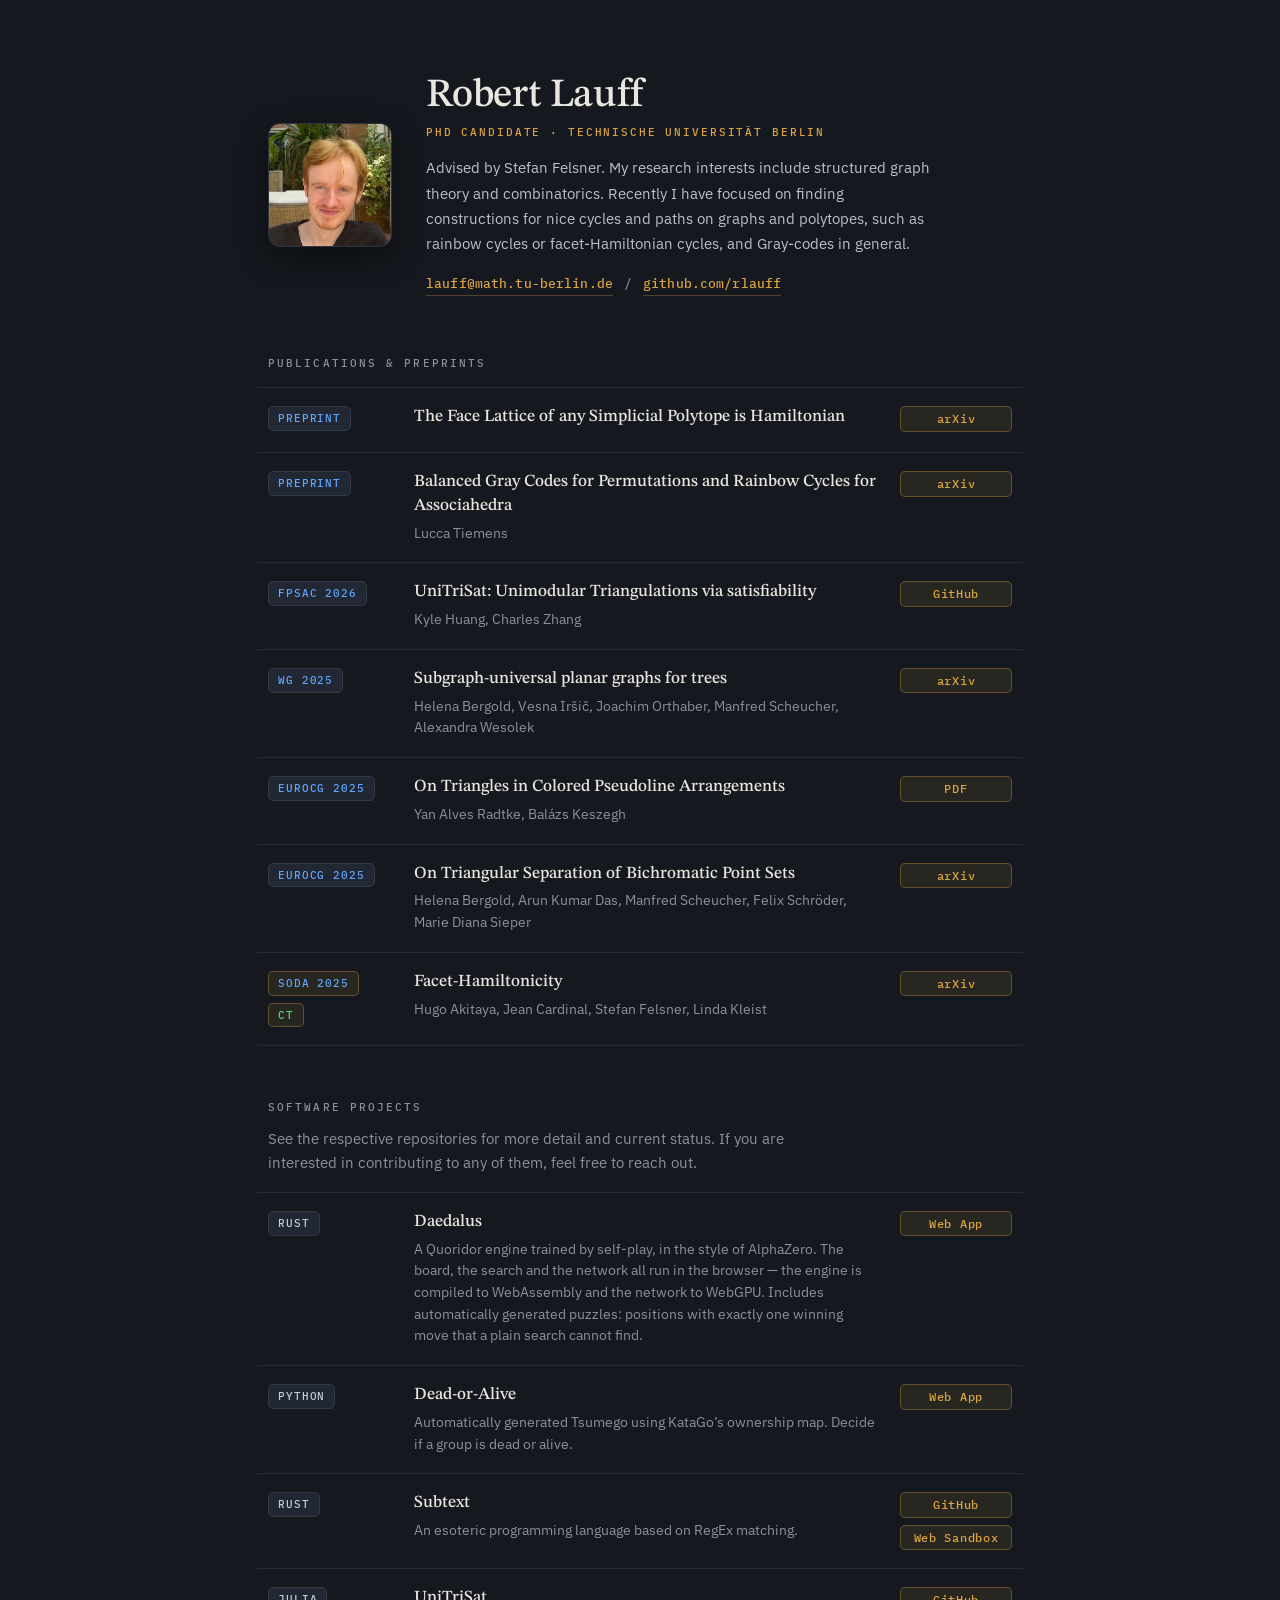
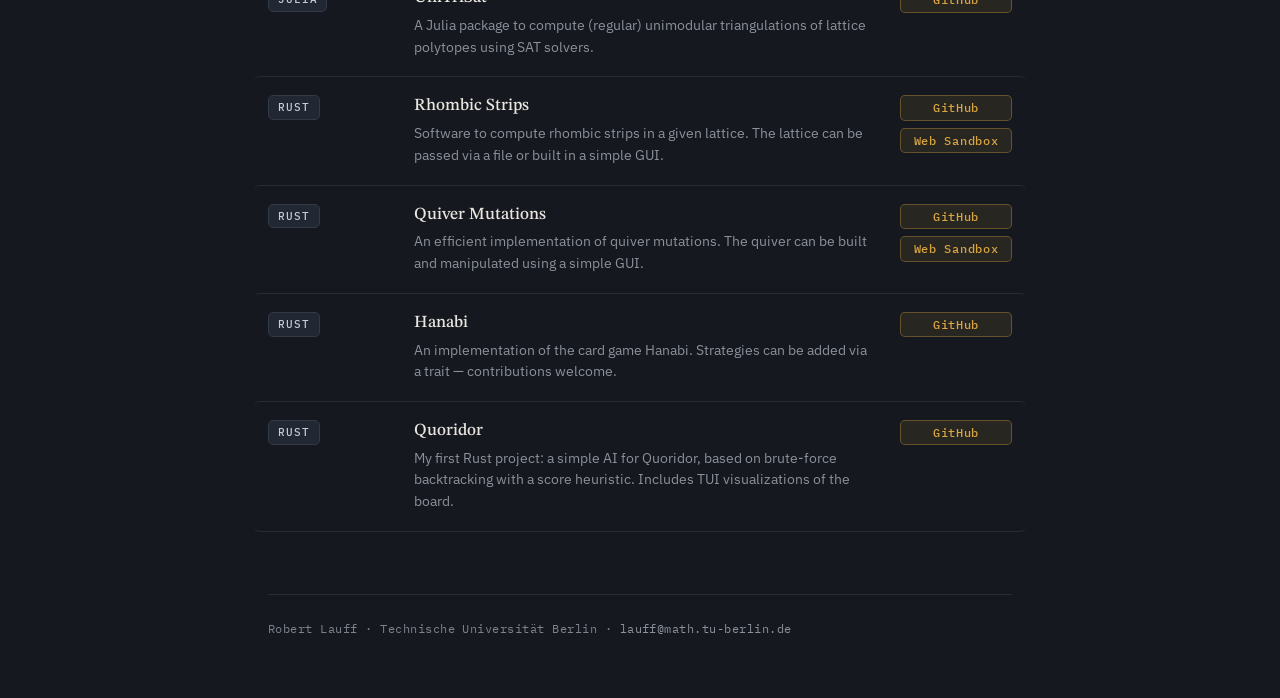
<file: index.html>
<!DOCTYPE html>
<html lang="en">
<head>
<meta charset="UTF-8">
<meta name="viewport" content="width=device-width, initial-scale=1">
<title>Robert Lauff</title>
<meta name="description" content="Robert Lauff — PhD candidate in discrete mathematics at Technische Universität Berlin. Publications, preprints and software projects.">
<link rel="preconnect" href="https://fonts.googleapis.com">
<link rel="preconnect" href="https://fonts.gstatic.com" crossorigin>
<link href="https://fonts.googleapis.com/css2?family=STIX+Two+Text:ital,wght@0,400;0,500;0,600;1,400&family=IBM+Plex+Sans:wght@400;500;600&family=IBM+Plex+Mono:wght@400;500&display=swap" rel="stylesheet">
<link rel="stylesheet" href="styles.css">
<style>
  /* Distinguish conferences and journals by color */
    .tag.conference { color: #60a5fa; } /* Soft Light Blue */
    .tag.journal { color: #4ade80; }    /* Soft Mint Green */

  /* Wrapper to keep multiple tags stacked in the same column */
  .tag-col-wrapper {
    display: flex;
    flex-direction: column;
    gap: 6px;
    align-items: flex-start;
  }
</style>
</head>
<body>

<header class="hero wrap">
  <img class="avatar" src="me2.jpg" alt="Robert Lauff">
  <div class="intro">
    <h1>Robert Lauff</h1>
    <p class="role">PhD candidate &middot; Technische Universit&auml;t Berlin</p>
    <p class="bio">Advised by Stefan Felsner. My research interests include structured graph
      theory and combinatorics. Recently I have focused on finding constructions for nice cycles
      and paths on graphs and polytopes, such as rainbow cycles or facet-Hamiltonian cycles, and
      Gray-codes in general.</p>
    <p class="contact">
      <a href="mailto:lauff@math.tu-berlin.de">lauff@math.tu-berlin.de</a>
      <span class="sep">/</span>
      <a href="https://github.com/rlauff" target="_blank" rel="noopener">github.com/rlauff</a>
    </p>
  </div>
</header>

<main class="wrap">

  <section class="sec" id="publications">
    <h2 class="sec-title">Publications &amp; Preprints</h2>
    <ol class="entries">

      <li class="entry">
        <span class="tag conference">Preprint</span>
        <div class="detail">
          <h3 class="title">The Face Lattice of any Simplicial Polytope is Hamiltonian</h3>
          <p class="meta"></p>
        </div>
        <div class="links">
          <a class="link" href="https://arxiv.org/abs/2609.19938" target="_blank" rel="noopener">arXiv</a>
        </div>
      </li>

      <li class="entry">
        <span class="tag conference">Preprint</span>
        <div class="detail">
          <h3 class="title">Balanced Gray Codes for Permutations and Rainbow Cycles for Associahedra</h3>
          <p class="meta">Lucca Tiemens</p>
        </div>
        <div class="links">
          <a class="link" href="https://arxiv.org/abs/2507.19293" target="_blank" rel="noopener">arXiv</a>
        </div>
      </li>

      <li class="entry">
        <span class="tag conference">FPSAC 2026</span>
        <div class="detail">
          <h3 class="title">UniTriSat: Unimodular Triangulations via satisfiability</h3>
          <p class="meta">Kyle Huang, Charles Zhang</p>
        </div>
        <div class="links">
          <a class="link" href="https://github.com/krhuang/UniTriSat" target="_blank" rel="noopener">GitHub</a>
        </div>
      </li>

      <li class="entry">
        <span class="tag conference">WG 2025</span>
        <div class="detail">
          <h3 class="title">Subgraph-universal planar graphs for trees</h3>
          <p class="meta">Helena Bergold, Vesna Ir&scaron;i&ccaron;, Joachim Orthaber, Manfred Scheucher, Alexandra Wesolek</p>
        </div>
        <div class="links">
          <a class="link" href="https://arxiv.org/abs/2409.01678" target="_blank" rel="noopener">arXiv</a>
        </div>
      </li>

      <li class="entry">
        <span class="tag conference">EuroCG 2025</span>
        <div class="detail">
          <h3 class="title">On Triangles in Colored Pseudoline Arrangements</h3>
          <p class="meta">Yan Alves Radtke, Bal&aacute;zs Keszegh</p>
        </div>
        <div class="links">
          <a class="link" href="Bicolored_triangles.pdf" target="_blank" rel="noopener">PDF</a>
        </div>
      </li>

      <li class="entry">
        <span class="tag conference">EuroCG 2025</span>
        <div class="detail">
          <h3 class="title">On Triangular Separation of Bichromatic Point Sets</h3>
          <p class="meta">Helena Bergold, Arun Kumar Das, Manfred Scheucher, Felix Schr&ouml;der, Marie Diana Sieper</p>
        </div>
        <div class="links">
          <a class="link" href="https://arxiv.org/abs/2503.05178" target="_blank" rel="noopener">arXiv</a>
        </div>
      </li>

      <li class="entry">
        <div class="tag-col-wrapper">
          <a class="tag tag-link conference" href="https://epubs.siam.org/doi/10.1137/1.9781611978322.171" target="_blank" rel="noopener">SODA 2025</a>
          <a class="tag tag-link journal" href="" target="_blank" rel="noopener">CT</a>
        </div>
        <div class="detail">
          <h3 class="title">Facet-Hamiltonicity</h3>
          <p class="meta">Hugo Akitaya, Jean Cardinal, Stefan Felsner, Linda Kleist</p>
        </div>
        <div class="links">
          <a class="link" href="https://arxiv.org/abs/2411.02172" target="_blank" rel="noopener">arXiv</a>
        </div>
      </li>

    </ol>
  </section>

  <section class="sec" id="software">
    <h2 class="sec-title">Software Projects</h2>
    <p class="lede">See the respective repositories for more detail and current status. If you are
      interested in contributing to any of them, feel free to reach out.</p>
    <ol class="entries">

      <li class="entry">
        <span class="tag">Rust</span>
        <div class="detail">
          <h3 class="title">Daedalus</h3>
          <p class="meta">A Quoridor engine trained by self-play, in the style of AlphaZero. The board, the search and the network all run in the browser &mdash; the engine is compiled to WebAssembly and the network to WebGPU. Includes automatically generated puzzles: positions with exactly one winning move that a plain search cannot find.</p>
        </div>
        <div class="links">
          <a class="link" href="daedalus/index.html" target="_blank" rel="noopener">Web App</a>
        </div>
      </li>

      <li class="entry">
        <span class="tag">Python</span>
        <div class="detail">
          <h3 class="title">Dead-or-Alive</h3>
          <p class="meta">Automatically generated Tsumego using KataGo&rsquo;s ownership map. Decide if a group is dead or alive.</p>
        </div>
        <div class="links">
          <a class="link" href="dead-or-alive/web/index.html" target="_blank" rel="noopener">Web App</a>
        </div>
      </li>

      <li class="entry">
        <span class="tag">Rust</span>
        <div class="detail">
          <h3 class="title">Subtext</h3>
          <p class="meta">An esoteric programming language based on RegEx matching.</p>
        </div>
        <div class="links">
          <a class="link" href="https://github.com/rlauff/subtext" target="_blank" rel="noopener">GitHub</a>
          <a class="link" href="subtext/index.html" target="_blank" rel="noopener">Web Sandbox</a>
        </div>
      </li>

      <li class="entry">
        <span class="tag">Julia</span>
        <div class="detail">
          <h3 class="title">UniTriSat</h3>
          <p class="meta">A Julia package to compute (regular) unimodular triangulations of lattice polytopes using SAT solvers.</p>
        </div>
        <div class="links">
          <a class="link" href="https://github.com/krhuang/UniTriSat" target="_blank" rel="noopener">GitHub</a>
        </div>
      </li>

      <li class="entry">
        <span class="tag">Rust</span>
        <div class="detail">
          <h3 class="title">Rhombic Strips</h3>
          <p class="meta">Software to compute rhombic strips in a given lattice. The lattice can be passed via a file or built in a simple GUI.</p>
        </div>
        <div class="links">
          <a class="link" href="https://github.com/rlauff/rhombic_strips" target="_blank" rel="noopener">GitHub</a>
          <a class="link" href="rhombic_strips/www/index.html" target="_blank" rel="noopener">Web Sandbox</a>
        </div>
      </li>

      <li class="entry">
        <span class="tag">Rust</span>
        <div class="detail">
          <h3 class="title">Quiver Mutations</h3>
          <p class="meta">An efficient implementation of quiver mutations. The quiver can be built and manipulated using a simple GUI.</p>
        </div>
        <div class="links">
          <a class="link" href="https://github.com/rlauff/quiver_mutations" target="_blank" rel="noopener">GitHub</a>
          <a class="link" href="quiver_mutations/index.html" target="_blank" rel="noopener">Web Sandbox</a>
        </div>
      </li>

      <li class="entry">
        <span class="tag">Rust</span>
        <div class="detail">
          <h3 class="title">Hanabi</h3>
          <p class="meta">An implementation of the card game Hanabi. Strategies can be added via a trait &mdash; contributions welcome.</p>
        </div>
        <div class="links">
          <a class="link" href="https://github.com/rlauff/hanabi" target="_blank" rel="noopener">GitHub</a>
        </div>
      </li>

      <li class="entry">
        <span class="tag">Rust</span>
        <div class="detail">
          <h3 class="title">Quoridor</h3>
          <p class="meta">My first Rust project: a simple AI for Quoridor, based on brute-force backtracking with a score heuristic. Includes TUI visualizations of the board.</p>
        </div>
        <div class="links">
          <a class="link" href="https://github.com/rlauff/alex" target="_blank" rel="noopener">GitHub</a>
        </div>
      </li>

    </ol>
  </section>

</main>

<footer class="wrap">
  <p>Robert Lauff &middot; Technische Universit&auml;t Berlin &middot;
     <a href="mailto:lauff@math.tu-berlin.de">lauff@math.tu-berlin.de</a></p>
</footer>

</body>
</file>
<file: styles.css>
/* Robert Lauff — personal site.
   Palette and typography follow the house style already used by the
   sub-projects (subtext, quiver_mutations, dead-or-alive): a graphite ink
   surface, hairline rules, and a single amber accent that means "link". */

:root {
  --bg:     #15181e;
  --panel:  #1b1f27;
  --line:   #272c35;
  --line-2: #313742;
  --hover:  #1b1f27;

  --head:   #e8e6df;
  --text:   #d3d7dd;
  --body:   #bcc1c9;
  --muted:  #8b919c;
  --faint:  #7d838e;

  --accent: #d9a441;
  --accent-soft: rgba(217, 164, 65, .30);
  --accent-fill: rgba(217, 164, 65, .10);
  --accent-fill-hi: rgba(217, 164, 65, .18);
  --accent-edge: rgba(217, 164, 65, .34);
  --accent-edge-hi: rgba(217, 164, 65, .62);

  --chip:      #212733;
  --chip-line: #333a46;
  --chip-text: #c6ccd5;

  --sans:  "IBM Plex Sans", system-ui, -apple-system, "Segoe UI", sans-serif;
  --serif: "STIX Two Text", Charter, Cambria, Georgia, serif;
  --mono:  "IBM Plex Mono", ui-monospace, "SF Mono", Menlo, monospace;
}

*, *::before, *::after { box-sizing: border-box; }

html { -webkit-text-size-adjust: 100%; }

body {
  margin: 0;
  background: var(--bg);
  color: var(--text);
  font: 400 16px/1.65 var(--sans);
  -webkit-font-smoothing: antialiased;
  text-rendering: optimizeLegibility;
}

a { color: inherit; }

::selection { background: var(--accent); color: var(--bg); }

:focus-visible {
  outline: 2px solid var(--accent);
  outline-offset: 3px;
  border-radius: 2px;
}

/* Side padding only — main and footer set their own vertical padding, and a
   `padding` shorthand here would out-specify them. */
.wrap {
  max-width: 800px;
  margin: 0 auto;
  padding-left: 28px;
  padding-right: 28px;
}

/* ---------------------------------------------------------------- masthead */

.hero {
  display: flex;
  align-items: center;
  gap: 34px;
  padding-top: 74px;
  padding-bottom: 58px;
}

.avatar {
  flex: 0 0 auto;
  width: 124px;
  height: 124px;
  object-fit: cover;
  object-position: 50% 40%;   /* keeps the face centred in the square crop */
  border-radius: 12px;
  border: 1px solid #2e343e;
  box-shadow: 0 10px 30px rgba(0, 0, 0, .45);
}

.intro h1 {
  margin: 0;
  font: 500 40px/1.1 var(--serif);
  letter-spacing: -.005em;
  color: var(--head);
}

.role {
  margin: 7px 0 0;
  font: 500 11px/1.4 var(--mono);
  letter-spacing: .17em;
  text-transform: uppercase;
  color: var(--accent);
}

.bio {
  margin: 15px 0 0;
  max-width: 56ch;
  font-size: 15px;
  line-height: 1.68;
  color: var(--body);
}

.contact {
  display: flex;
  flex-wrap: wrap;
  align-items: baseline;
  gap: 0 11px;
  margin: 17px 0 0;
  font: 500 12.5px/1.7 var(--mono);
  letter-spacing: .01em;
}

.contact a {
  color: var(--accent);
  text-decoration: none;
  border-bottom: 1px solid var(--accent-soft);
  padding-bottom: 1px;
}

.contact a:hover { border-bottom-color: currentColor; }

.contact .sep { color: var(--faint); }

/* ---------------------------------------------------------------- sections */

main { padding-top: 4px; }

.sec { margin-bottom: 56px; }

.sec-title {
  margin: 0;
  font: 500 11px/1 var(--mono);
  letter-spacing: .19em;
  text-transform: uppercase;
  color: var(--muted);
}

.lede {
  margin: 14px 0 0;
  max-width: 62ch;
  font-size: 14.5px;
  line-height: 1.6;
  color: var(--muted);
}

.entries {
  list-style: none;
  margin: 18px 0 0;
  padding: 0;
}

/* venue/language rail · title and authors · links */
.entry {
  display: grid;
  grid-template-columns: 122px minmax(0, 1fr) 112px;
  column-gap: 24px;
  align-items: start;
  padding: 17px 14px 18px;
  margin: 0 -14px;
  border-top: 1px solid var(--line);
  border-radius: 6px;
  transition: background-color .18s ease, border-color .18s ease;
}

.entry:last-child { border-bottom: 1px solid var(--line); }

.entry:hover {
  background: var(--hover);
  border-color: var(--line-2);
}

/* Venue and language chips. Neutral graphite: they are metadata, not actions —
   the amber link chips below carry the only call to action in a row. */
.tag {
  justify-self: start;   /* shrink-wrap the grid cell to the chip */
  margin-top: 1px;
  padding: 4px 9px;
  font: 500 11px/1.35 var(--mono);
  letter-spacing: .08em;
  text-transform: uppercase;
  color: var(--chip-text);
  background: var(--chip);
  border: 1px solid var(--chip-line);
  border-radius: 5px;
  white-space: nowrap;
}

/* a venue that links out is the one clickable tag on the page, so it takes
   the accent like any other link */
.tag-link {
  color: var(--accent);
  background: var(--accent-fill);
  border-color: var(--accent-edge);
  text-decoration: none;
  transition: background-color .18s ease, border-color .18s ease;
}

.tag-link:hover {
  background: var(--accent-fill-hi);
  border-color: var(--accent-edge-hi);
}

.title {
  margin: 0;
  font: 500 17px/1.4 var(--serif);
  color: var(--head);
}

.meta {
  margin: 5px 0 0;
  font-size: 14px;
  line-height: 1.55;
  color: var(--muted);
}

/* stretch, so stacked chips in one row share the width of the widest */
.links {
  display: flex;
  flex-direction: column;
  align-items: stretch;
  gap: 7px;
  padding-top: 1px;
}

.link {
  padding: 4px 10px;
  font: 500 11.5px/1.35 var(--mono);
  letter-spacing: .06em;
  text-align: center;
  color: var(--accent);
  background: var(--accent-fill);
  border: 1px solid var(--accent-edge);
  border-radius: 5px;
  text-decoration: none;
  white-space: nowrap;
  transition: background-color .18s ease, border-color .18s ease;
}

.link:hover {
  background: var(--accent-fill-hi);
  border-color: var(--accent-edge-hi);
}

/* ------------------------------------------------------------------ footer */

footer {
  padding-top: 6px;
  padding-bottom: 60px;
  font: 400 12px/1.6 var(--mono);
  letter-spacing: .04em;
  color: var(--faint);
}

footer p {
  margin: 0;
  padding-top: 24px;
  border-top: 1px solid var(--line);
}

footer a { color: var(--muted); text-decoration: none; }

footer a:hover { color: var(--accent); }

/* ------------------------------------------------------------------ mobile */

@media (max-width: 650px) {
  body { font-size: 15.5px; }

  .hero {
    flex-direction: column;
    align-items: flex-start;
    gap: 22px;
    padding-top: 52px;
    padding-bottom: 44px;
  }

  .intro h1 { font-size: 34px; }

  .entry {
    grid-template-columns: minmax(0, 1fr);
    row-gap: 9px;
    padding: 16px 12px 17px;
    margin: 0 -12px;
  }

  .tag { margin-top: 0; }

  /* links sit side by side on a phone instead of stacking */
  .links {
    flex-direction: row;
    flex-wrap: wrap;
    align-items: center;
    justify-content: flex-start;
    gap: 8px;
    padding-top: 2px;
  }
}
</file>
